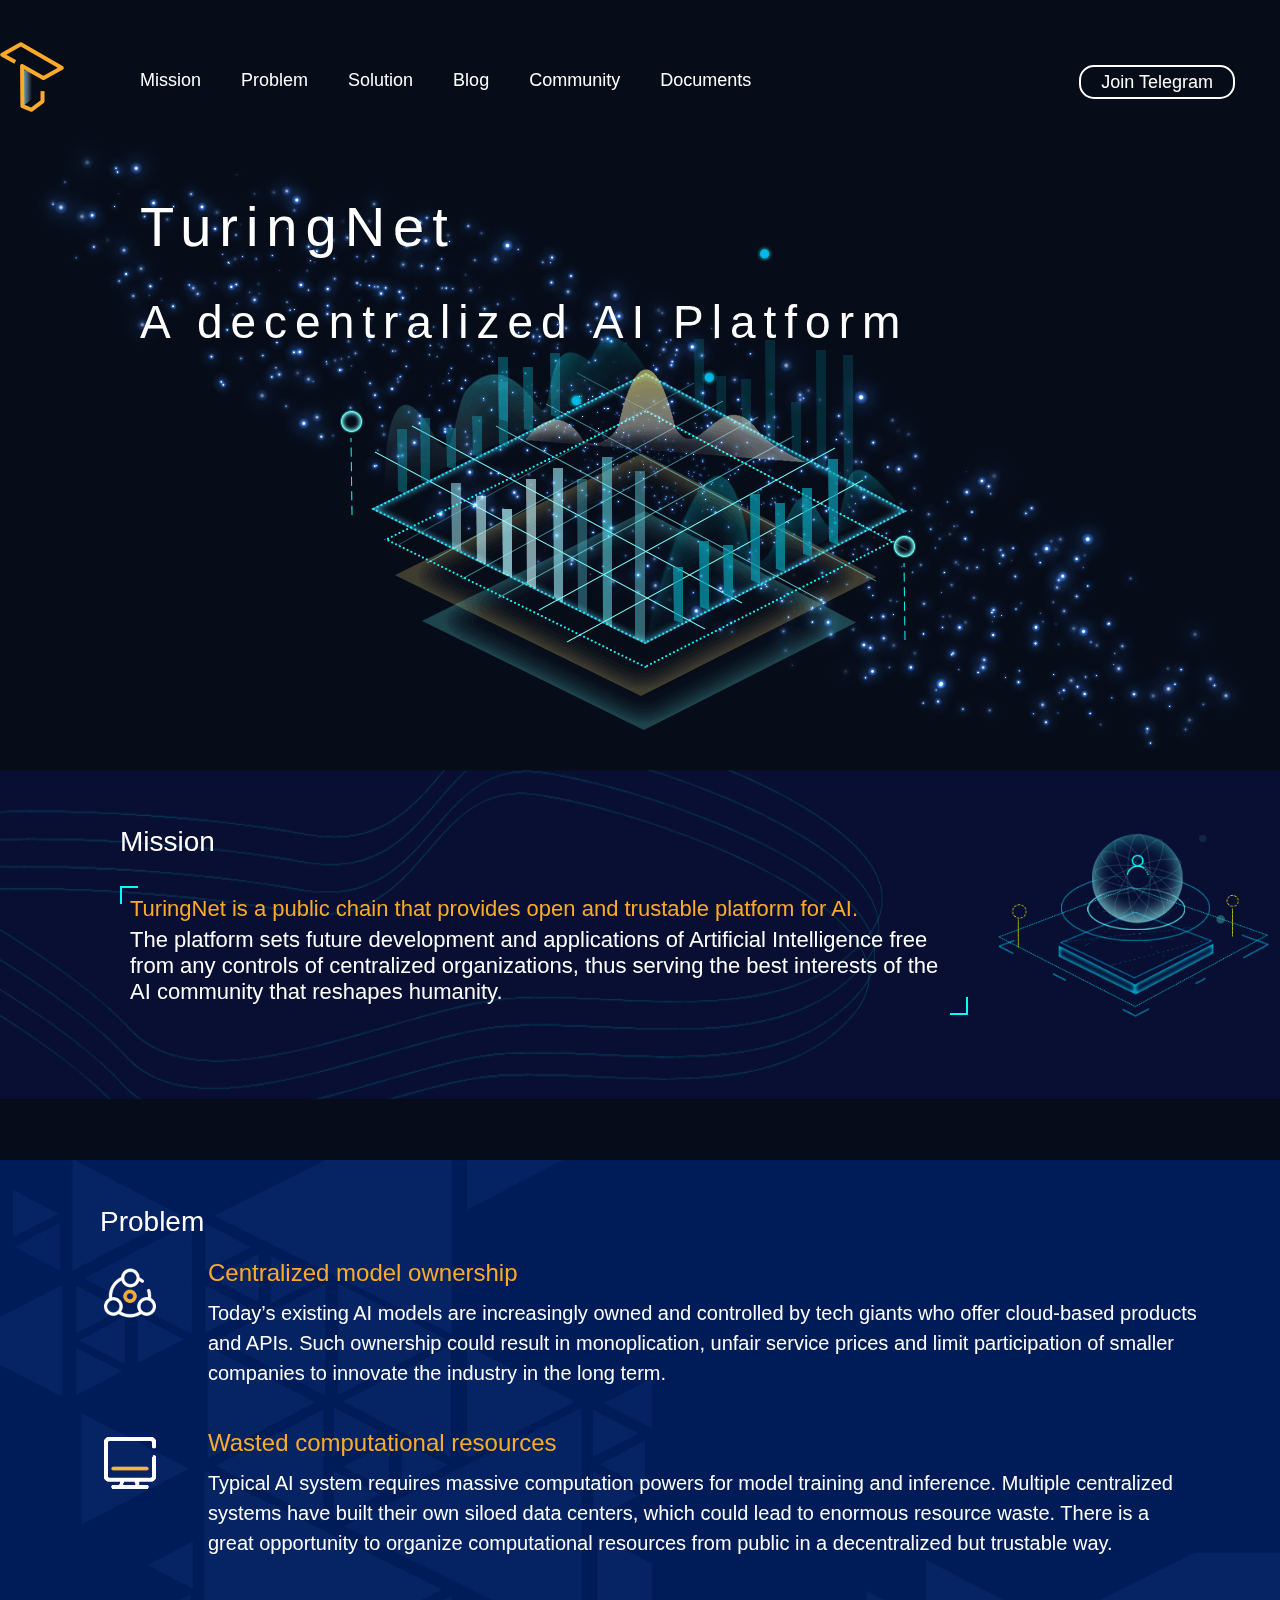
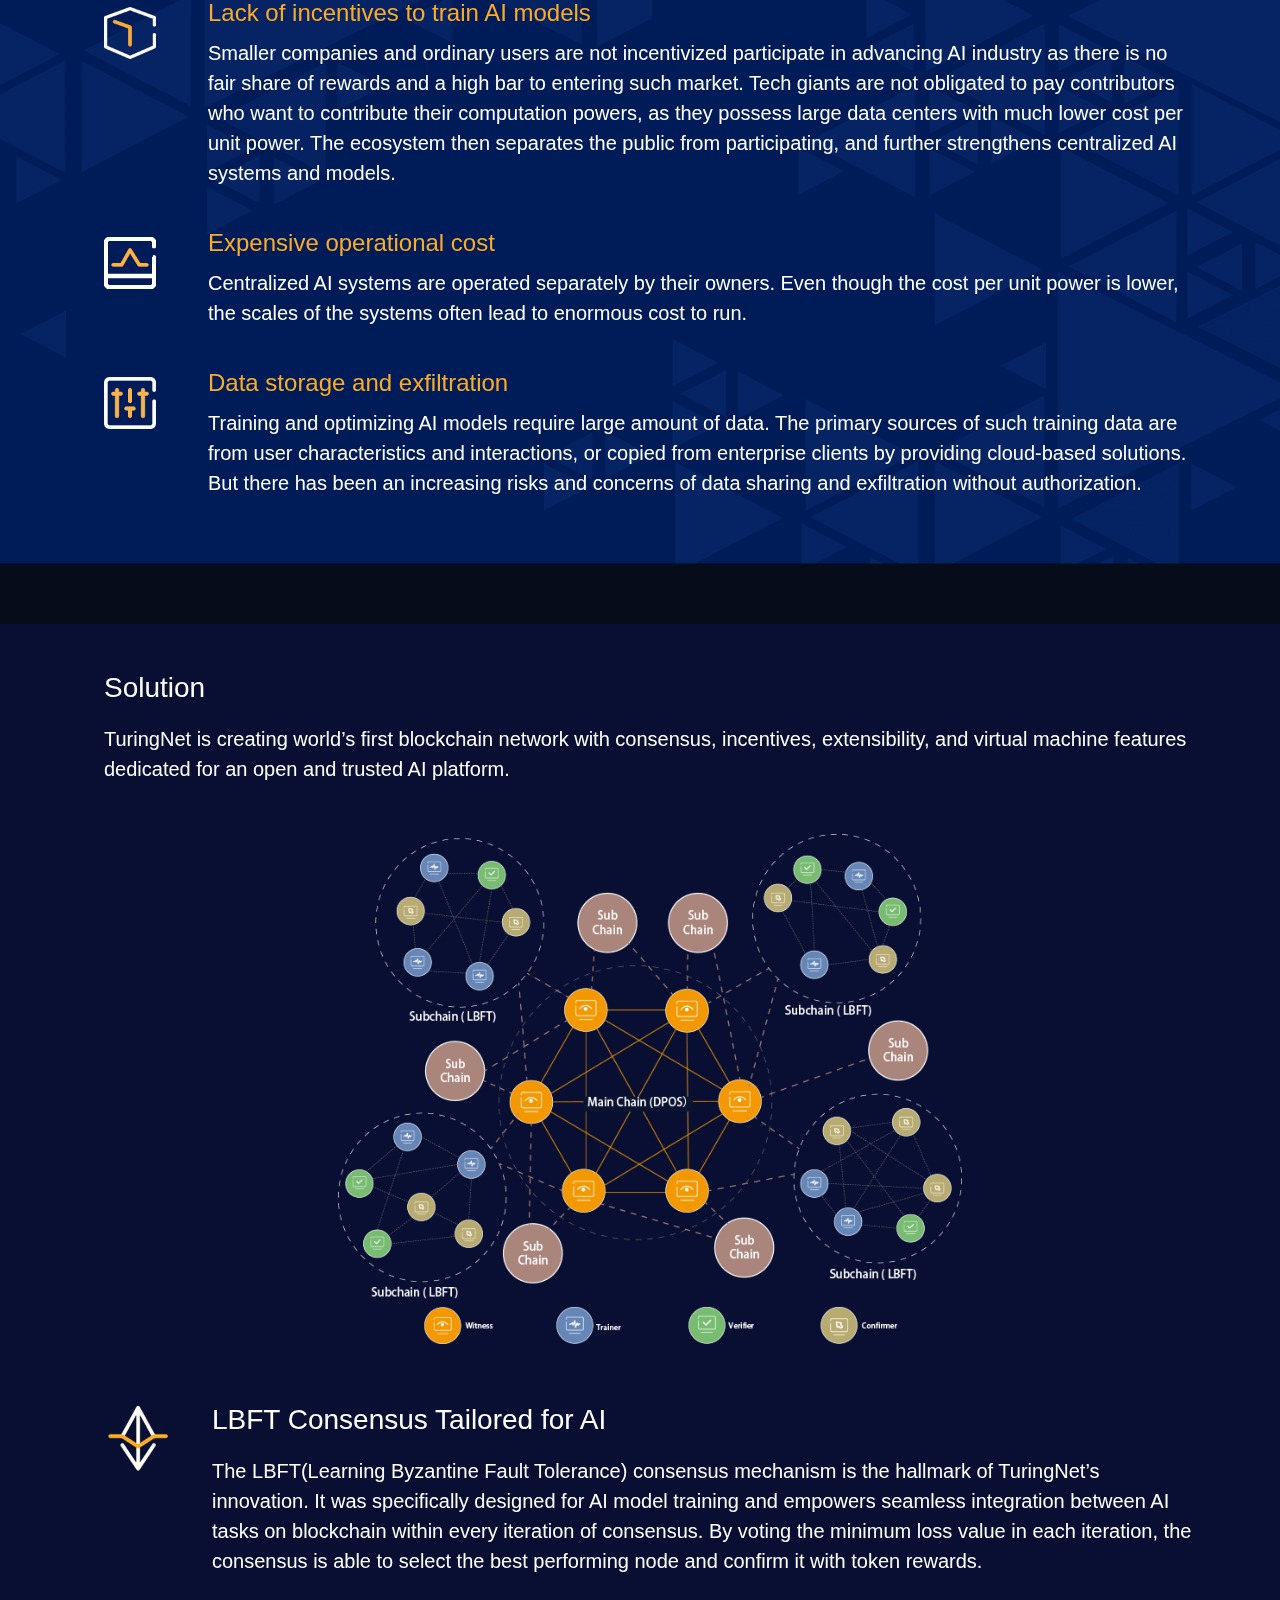
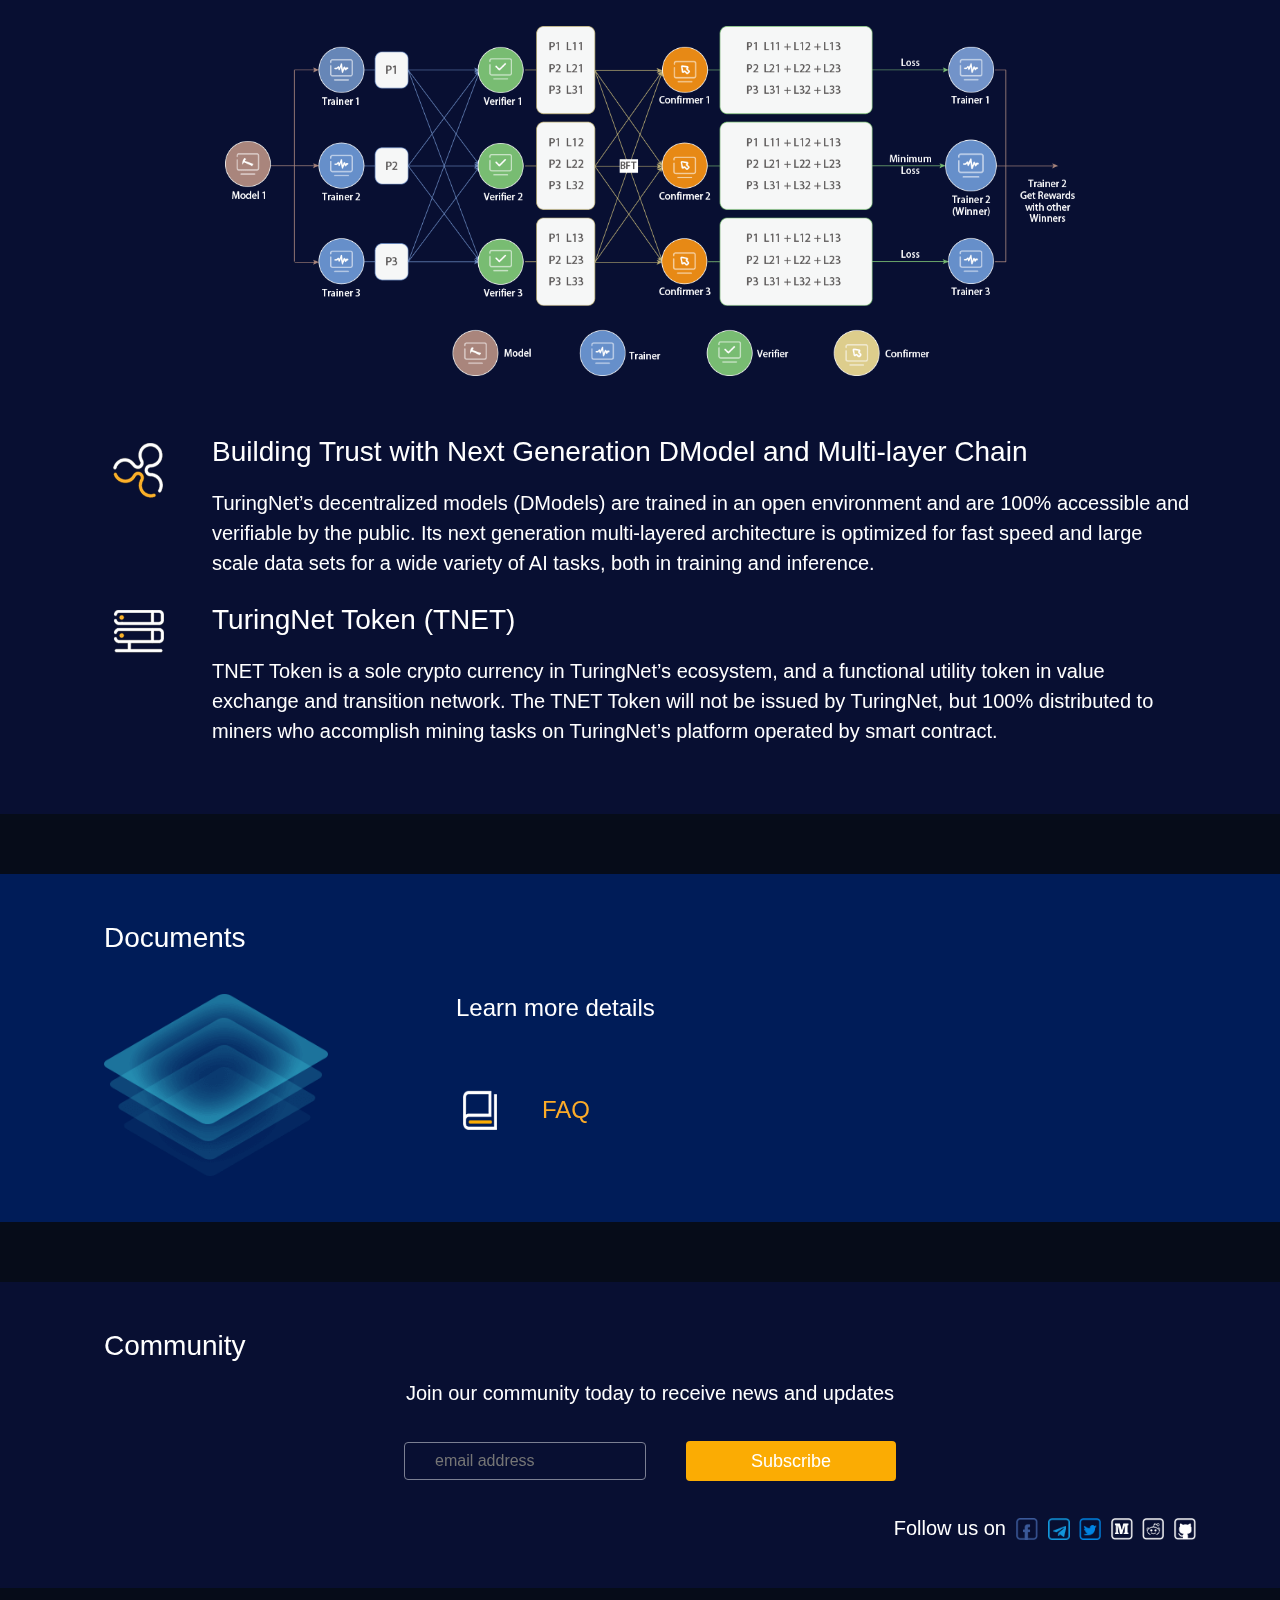
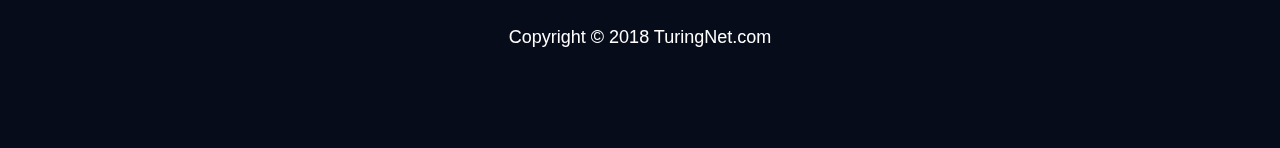
<file: index.html>
<!DOCTYPE html>
<html lang="zh">

<head>
    <meta charset="UTF-8">
    <meta http-equiv="X-UA-Compatible" content="IE=edge,chrome=1">
    <meta name="viewport" content="width=device-width, initial-scale=1.0">
    <title>TuringNet - Open and Trustable AI Platform</title>
    <link rel="stylesheet" type="text/css" href="./style/index.css">
    <script src="https://code.jquery.com/jquery-3.3.1.min.js"></script>
    <script type="text/javascript">
        //http://www.turingnet.com/index.html?name=block3
        $(() => {
            let fontSize = $(window).width() / 750 * 50;
            $("html").css("fontSize", fontSize + "px");
        });
        // $(window).resize(()=>{
        //     location.reload();
        // })
    </script>
    <script src="./js/index.js"></script>

</head>

<body>
    <div class="container">
        <header>
            <div class="header w-1300">
                <div class="logo">
                    <a href="/"><img src="./img/logo.png" alt="logo"></a>
                </div>
                <div class="nav">
                    <nav>
                        <ul class="cl">
                            <li>
                                <a href="#mission">Mission</a>
                            </li>
                            <li>
                                <a href="#problem">Problem</a>
                            </li>
                            <li>
                                <a href="#solution">Solution</a>
                            </li>
                            <li>
                                <a href="https://medium.com/turingnet" target="_blank">Blog</a>
                            </li>
                            <li>
                                <a href="#community">Community</a>
                            </li>
                            <li>
                                <a href="#documents">Documents</a>
                            </li>
                            <li class="right-btn">
                              <a href="https://t.me/turingnet" target="_blank" class="social-btn">
                                Join Telegram
                              </a>
                            </li>
                        </ul>
                    </nav>
                </div>
                <div class="navBtn"></div>
            </div>
        </header>
        <main>
            <div class="content w-1300">
                <div class="banner">
                    <div class="text">
                        <h5 class="f56">TuringNet</h5>
                        <h5 class="f56 small">A decentralized AI Platform</h5>
                        <!-- <img src="./img/banner-text.png" alt=""> -->
                    </div>
                    <div class="icon">
                        <img src="./img/bannerIcon.png" alt="">
                    </div>
                </div>

                <div id="mission" name="Mission">
                    <div class="text cl">
                        <h4 class=f30>Mission</h4>
                        <div class="details">
                            <p class="f22 color-fca m-b-5">TuringNet is a  public chain that provides open and trustable platform for AI.</p>
                            <p class="f22">The platform sets future development and applications of Artificial Intelligence free from any controls
                                of centralized organizations, thus serving the best interests of the AI community that reshapes
                                humanity. </p>
                            <span class="up-left"></span>
                            <span class="low-right"></span>
                        </div>
                    </div>
                    <div class="icon p-30">
                        <img src="./img/aiIcon.png" alt="">
                    </div>
                </div>

                <div id="problem" name="Problem" class="m-t-60 bg-001c58">
                    <h4>Problem</h4>
                    <ul>
                        <li>
                            <div>
                                <img src="./img/problem-icon1.png" alt="">
                            </div>
                            <div>
                                <h5>Centralized model ownership</h5>
                                <p>Today’s existing AI models are increasingly owned and controlled by tech giants who offer
                                    cloud-based products and APIs. Such ownership could result in monoplication, unfair service
                                    prices and limit participation of smaller companies to innovate the industry in the long
                                    term. </p>
                            </div>
                        </li>
                        <li>
                            <div>
                                <img src="./img/problem-icon2.png" alt="">
                            </div>
                            <div>
                                <h5>Wasted computational resources</h5>
                                <p>Typical AI system requires massive computation powers for model training and inference. Multiple
                                    centralized systems have built their own siloed data centers, which could lead to enormous
                                    resource waste. There is a great opportunity to organize computational resources from
                                    public in a decentralized but trustable way.
                                </p>
                            </div>
                        </li>
                        <li>
                            <div>
                                <img src="./img/problem-icon3.png" alt="">
                            </div>
                            <div>
                                <h5>Lack of incentives to train AI models </h5>
                                <p>Smaller companies and ordinary users are not incentivized participate in advancing AI industry
                                    as there is no fair share of rewards and a high bar to entering such market. Tech giants
                                    are not obligated to pay contributors who want to contribute their computation powers,
                                    as they possess large data centers with much lower cost per unit power. The ecosystem
                                    then separates the public from participating, and further strengthens centralized AI
                                    systems and models.
                                </p>
                            </div>
                        </li>
                        <li>
                            <div>
                                <img src="./img/problem-icon4.png" alt="">
                            </div>
                            <div>
                                <h5>Expensive operational cost </h5>
                                <p>Centralized AI systems are operated separately by their owners. Even though the cost per
                                    unit power is lower, the scales of the systems often lead to enormous cost to run.
                                </p>
                            </div>
                        </li>
                        <li>
                            <div>
                                <img src="./img/problem-icon5.png" alt="">
                            </div>
                            <div>
                                <h5>Data storage and exfiltration </h5>
                                <p>Training and optimizing AI models require large amount of data. The primary sources of such
                                    training data are from user characteristics and interactions, or copied from enterprise
                                    clients by providing cloud-based solutions. But there has been an increasing risks and
                                    concerns of data sharing and exfiltration without authorization.
                                </p>
                            </div>
                        </li>
                    </ul>
                </div>

                <div id="solution" name="Solution" class="m-t-60 bg-080f32">
                    <h4>Solution</h4>
                    <p>TuringNet is creating world’s first blockchain network with consensus, incentives, extensibility, and
                        virtual machine features dedicated for an open and trusted AI platform.
                    </p>
                    <div class="hintIcon p-30 m-b-30">
                        <img src="./img/solution1.png" alt="solution">
                    </div>
                    <div class="sol-item">
                        <div class="icon">
                            <img src="./img/solution-icon1.png" alt="">
                        </div>
                        <div class="text">
                            <h5>LBFT Consensus Tailored for AI</h5>
                            <p>The LBFT(Learning Byzantine Fault Tolerance) consensus mechanism is the hallmark of TuringNet’s
                                innovation. It was specifically designed for AI model training and empowers seamless integration
                                between AI tasks on blockchain within every iteration of consensus. By voting the minimum
                                loss value in each iteration, the consensus is able to select the best performing node and
                                confirm it with token rewards.
                            </p>
                        </div>
                    </div>
                    <div class="introIcon p-30 m-b-30">
                        <img src="./img/solution2.png" alt="solution">
                    </div>
                    <div class="sol-item">
                        <div class="icon">
                            <img src="./img/solution-icon2.png" alt="">
                        </div>
                        <div class="text">
                            <h5>Building Trust with Next Generation DModel and Multi-layer Chain</h5>
                            <p>TuringNet’s decentralized models (DModels) are trained in an open environment and are 100% accessible
                                and verifiable by the public. Its next generation multi-layered architecture is optimized
                                for fast speed and large scale data sets for a wide variety of AI tasks, both in training
                                and inference.
                            </p>
                        </div>
                    </div>
                    <div class="sol-item">
                        <div class="icon">
                            <img src="./img/solution-icon3.png" alt="">
                        </div>
                        <div class="text">
                            <h5 style="padding-top: 6px">TuringNet Token (TNET)</h5>
                            <p>TNET Token is a sole crypto currency in TuringNet’s ecosystem, and a functional utility token
                                in value exchange and transition network. The TNET Token will not be issued by TuringNet,
                                but 100% distributed to miners who accomplish mining tasks on TuringNet’s platform operated
                                by smart contract.
                            </p>
                        </div>
                    </div>
                </div>

                <div id="documents" name="Documents" class="m-t-60 bg-001c58">
                    <h4>Documents</h4>
                    <div class="dis-flex-center">
                        <div class="icon">
                            <img src="./img/document.png" alt="">
                        </div>
                        <div class="text">
                            <h6>Learn more details</h6>
                            <div class="dis-flex-center">
                                <img src="./img/docIcon2.png" alt="">
                                <a href="/faq.html">FAQ</a>
                            </div>
                        </div>
                    </div>
                </div>

                <div id="community" name="Community" class="m-t-60 bg-080f32">
                    <h4>Community</h4>
                    <p>Join our community today to receive news and updates </p>
                    <!-- <div class="input">
                        <input type="text" placeholder="Email(Required)" class="m-r-56">
                        <input type="text" placeholder="Name">
                    </div>
                    <a href="javascript:;" class="btn">Receive Updates</a> -->
                    <form action="https://turingnet.us19.list-manage.com/subscribe/post?u=b83bf3a2ba4e4acaab4e4005a&amp;id=10f644350c" method="post"
                        id="mc-embedded-subscribe-form" name="mc-embedded-subscribe-form" class="validate" target="_blank" novalidate>
                        <input type="email" value="" name="EMAIL" class="email" id="mce-EMAIL" placeholder="email address" required>
                        <!-- real people should not fill this in and expect good things - do not remove this or risk form bot signups-->
                        <div style="position: absolute; left: -5000px;" aria-hidden="true">
                            <input type="text" name="b_b83bf3a2ba4e4acaab4e4005a_10f644350c" tabindex="-1" value="">
                        </div>
                        <input type="submit" value="Subscribe" name="subscribe" id="mc-embedded-subscribe" class="button">
                    </form>
                    <div class="follow">
                        <span>Follow us on</span>
                        <ul>
                            <li>
                                <a href="https://www.facebook.com/turingnet/" target="_blank">
                                    <img src="./img/facebook.png" alt="">
                                </a>
                            </li>
                            <li>
                                <a href="https://t.me/turingnet" target="_blank">
                                    <img src="./img/plane.png" alt="">
                                </a>
                            </li>
                            <li>
                                <a href="https://twitter.com/Turing_Net" target="_blank">
                                    <img src="./img/witte.png" alt="">
                                </a>
                            </li>
                            <li>
                                <a href="https://medium.com/turingnet" target="_blank">
                                    <img src="./img/m.png" alt="">
                                </a>
                            </li>
                            <li>
                                <a href="https://www.reddit.com/r/TuringNet/" target="_blank">
                                    <img src="./img/robot.png" alt="">
                                </a>
                            </li>
                            <li>
                                <a href="https://github.com/turingnet" target="_blank">
                                    <img src="./img/git.png" alt="">
                                </a>
                            </li>

                        </ul>
                    </div>
                </div>
            </div>
        </main>
        <footer>
            <div class="footer w-1300">Copyright © 2018 TuringNet.com</div>
        </footer>
    </div>
    <div class="box">
        <canvas id="canvas"></canvas>
    </div>
</body>
</html>
<!-- Global site tag (gtag.js) - Google Analytics -->
<script async src="https://www.googletagmanager.com/gtag/js?id=UA-120833351-1"></script>
<script>
  window.dataLayer = window.dataLayer || [];
  function gtag() {
    dataLayer.push(arguments);
  }
  gtag('js', new Date());
  gtag('config', 'UA-120833351-1');
</script>
</file>
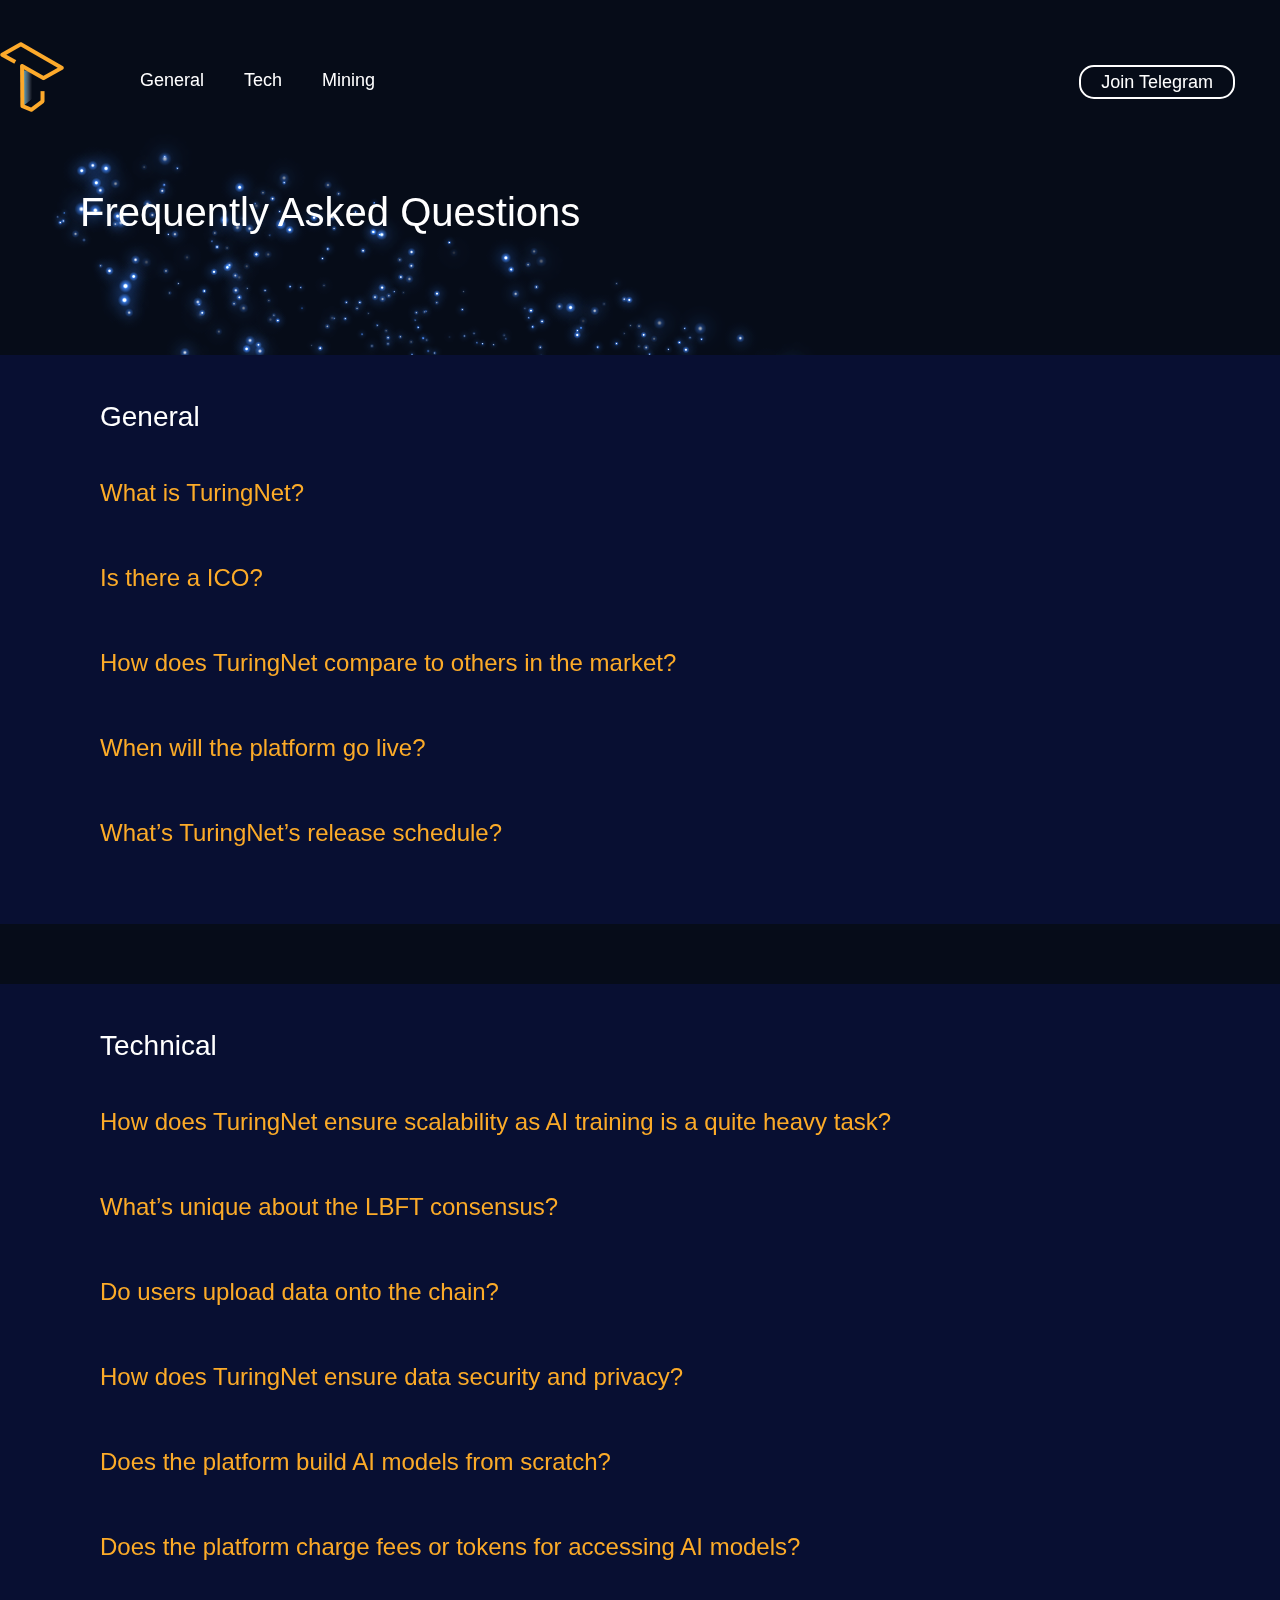
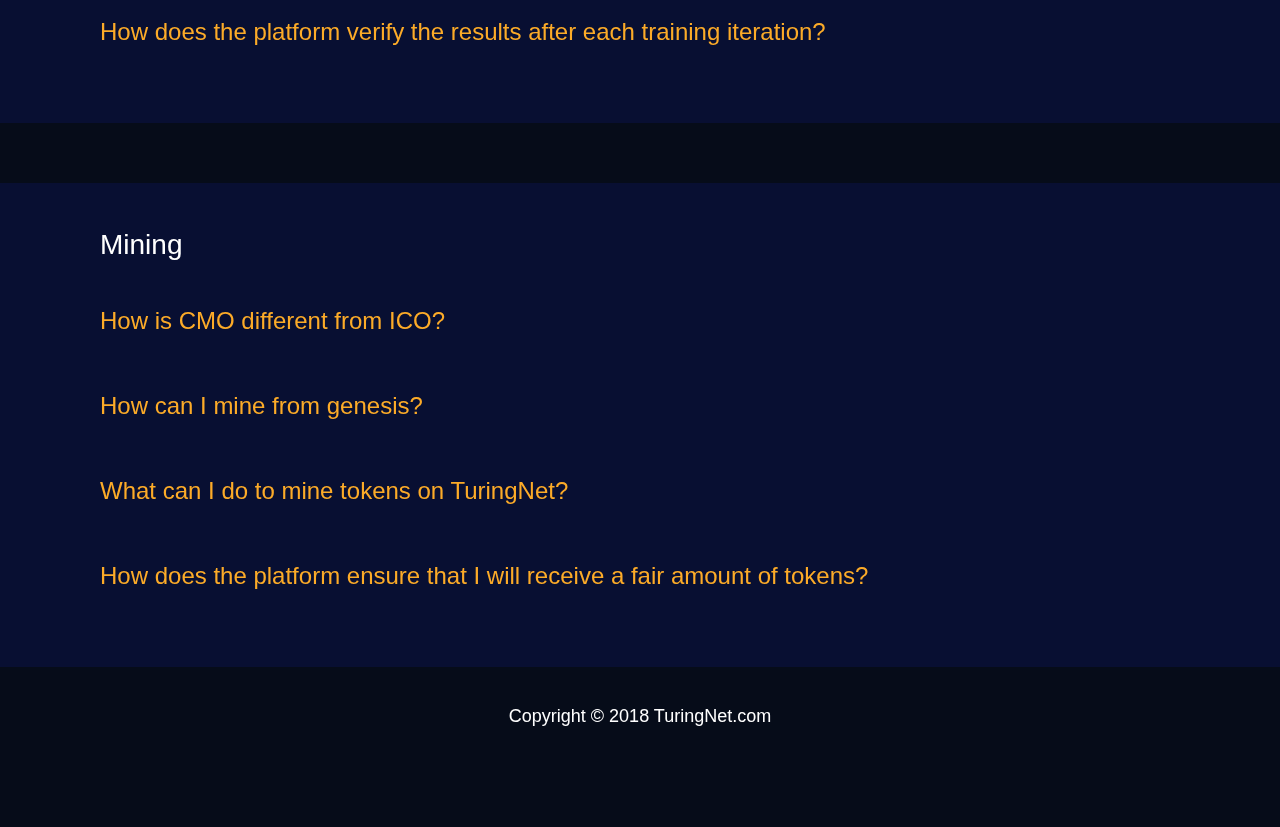
<file: faq.html>
<!DOCTYPE html>
<html lang="zh">

<head>
    <meta charset="UTF-8">
    <meta http-equiv="X-UA-Compatible" content="IE=edge,chrome=1">
    <meta name="viewport" content="width=device-width, initial-scale=1.0">
    <title>TuringNet - Open and Trustable AI Platform</title>
    <link rel="stylesheet" type="text/css" href="./style/index.css">
    <script src="https://code.jquery.com/jquery-3.3.1.min.js"></script>
    <script type="text/javascript">
        //http://www.turingnet.com/index.html?name=block3
        $(() => {
            let fontSize = $(window).width() / 750 * 50;
            $("html").css("fontSize", fontSize + "px");
        });
        // $(window).resize(()=>{
        //     location.reload();
        // })
    </script>
    <script src="./js/index.js"></script>

</head>

<body>
    <div class="container">
        <header>
            <div class="header w-1300">
                <div class="logo">
                    <a href="/"><img src="./img/logo.png" alt="logo"></a>
                </div>
                <div class="nav">
                    <nav>
                        <ul class="cl">
                            <li>
                                <a href="#general">General</a>
                            </li>
                            <li>
                                <a href="#tech">Tech</a>
                            </li>
                            <li>
                                <a href="#mining">Mining</a>
                            </li>
                            <li class="right-btn">
                              <a href="https://t.me/turingnet" target="_blank" class="social-btn">
                                Join Telegram
                              </a>
                            </li>
                        </ul>
                    </nav>
                </div>
                <div class="navBtn"></div>
            </div>
        </header>
        <main>
            <div class="content w-1300">
                <div class="page-title">
                    <h3>Frequently Asked Questions</h3>
                </div>
            </div>
            <div class="content w-1300">
                <div id="general" name="General" class="faq m-t-60 bg-001c58">
                    <h4>General</h4>
                    <ul>
                        <li>
                            <div>
                                <h5 class="faq-title">What is TuringNet?</h5>
                                <p>TuringNet is a public chain that creates world’s first open and trustable Artificial Intelligence (AI)
                                   platform. Our solution sets future AI applications and development free from centralized organizations,
                                    serving the best of interests of the community that reshapes AI. We are also reinventing how the public
                                     participates in AI learning, eliminating duplicated AI model construction by centralized organizations,
                                      at the same time ensuring data privacy and security. </p>
                            </div>
                        </li>
                    </ul>
                    <ul>
                        <li>
                            <div>
                                <h5 class="faq-title">Is there a ICO?</h5>
                                <p>Short answer is no for now. Instead of collecting funds through the traditional ICO, where a significant 
                                  portion of the tokens are pre-mined, then distributed to investors and community, we are taking a bold 
                                  new approach. Not saying the ICO model doesn’t work well, but the true value
                                  of tokens in our ecosystem, should play a critical role to incentivize real users who help to grow our eco
                                  system in the long term. We want to ensure the massive public receives maximized benefits on our self-gover
                                  ning platform.</p>
                                <p>Based on all these beliefs, we are introducing a new model — Community Mining Offering (CMO). In this CMO
                                  model, users can obtain TNET Tokens through accomplishing a number of simple mining tasks on TuringNet’s plat
                                  form operated by smart contract. This way, legal and financial risks are both mitigated as users won’t have
                                  to put in real money to purchase these tokens, instead they get rewards by providing valuable of work on our
                                  platform. In the earlier stage, our aim is to lower the bar for the public to participate and start mining
                                  through some light tasks. We are exploring and developing a few different ways that will allow the public
                                  to enter our platform and start mining with minimum learning curves.</p>
                            </div>
                        </li>
                    </ul>
                    <ul>
                        <li>
                            <div>
                                <h5 class="faq-title">How does TuringNet compare to others in the market?</h5>
                                <p>TuringNet’s new infrastructure design and incentivizing LBFT consensus mechanism can significantly reduces
                                  repetitive model training and fully utilizes idle computing resources, at the same ensuring data security. 	</p>
                                <p>TuringNet’s solution has the following key advantages<p>
                                <p>  ●  Reaching Consensus on Useful Work: To incentivizes computing devices for useful work, we innovates a
                                   novel and groundbreaking consensus protocol: LBFT protocol (TuringNet patent pending).</p>
                                <p>  ●  Building Trust in Decentralization: AI models trained on TuringNet’s decentralized platform are
                                  guaranteed trustworthy.</p>
                                <p>  ●  Unleashing Unlimited Computing Power for AI: Computing power capacity available for model training
                                  and inferencing is far beyond any centralized platform could ever provide.</p>
                            </div>
                        </li>
                    </ul>
                    <ul>
                        <li>
                            <div>
                                <h5 class="faq-title">When will the platform go live?</h5>
                                <p>We will release our main chain test network in 2018 Q4.</p>
                            </div>
                        </li>
                    </ul>
                    <ul>
                        <li>
                            <div>
                                <h5 class="faq-title">What’s TuringNet’s release schedule?</h5>
                                <p>2018 Q4</p>
                                <p>  ●  Launch main chain test network</p>
                                <p>  ●  Collaborate with initial partners for preliminary AI models	 training/inferencing</p>
                                <p>  ●  Build and run communities with early developers and partners</p>
                                <p>2019Q1</p>
                                <p>  ●  Launch subchain test network</p>
                                <p>  ●  Build global community and expand ecosystem partners 2019Q2</p>
                                <p>  ●  Launch version 1 main network with both main chain and subchains</p>
                                <p>  ●  Continue to promote for global adoption with world-wide partners 2020 and after</p>
                                <p>  ●  Launch version 2 main network world-wide</p>
                                <p>  ●  Expand training tasks for consumer devices</p>
                            </div>
                        </li>
                    </ul>
                </div>
                <div id="tech" name="Tech" class="faq m-t-60 bg-001c58">
                    <h4>Technical</h4>
                    <ul>
                        <li>
                            <div>
                                <h5 class="faq-title">How does TuringNet ensure scalability as AI training is a quite heavy task?</h5>
                                <p>TuringNet incorporates the next-generation multi-layer blockchain architecture, in order to meet the
                                   requirements of fast speed and large scale data for AI tasks, both in training and inference.
                                   The design idea is to keep the main chain secure and decentralized, while implementing fast transactions
                                    and extensibility to subchains or sidechains.</p>
                                <p>TuringNet also implements multi-layer architecture with more than 10 thousand transactions per second,
                                  and in addition, supports the extensibility for AI as another key innovation. The sub-chains are responsible
                                   for training and inferencing trusted AI models, while the main chain as a public ledger guarantees the
                                   security of transactions.</p>
                            </div>
                        </li>
                    </ul>
                    <ul>
                        <li>
                            <div>
                                <h5 class="faq-title">What’s unique about the LBFT consensus?</h5>
                                <p>Compared to the current Proof-of-Work (PoW) consensus which calculates useless hashes, LBFT(Learning
                                  Byzantine Fault Tolerance) is a next-generation type of consensus, or proof of useful work. The useful
                                  work is measured by the contribution to AI DModel optimization in TuringNet.</p>
                            </div>
                        </li>
                    </ul>
                    <ul>
                        <li>
                            <div>
                                <h5 class="faq-title">Do users upload data onto the chain?</h5>
                                <p>TuringNet supports various storage form of the data and parameters.</p>
                                <p>  ●  Training data are often stored off-chain, such as a separate data storage platform
                                   (IPFS 17 for example), or even locally in all or some of the trainer nodes.</p>
                                <p>  ●  Testing data are the key for the consensus on the subchain, so either the entire testing
                                   data for small or medium size problems or the hash of the testing data are stored in the block.
                                    For public testing data, cross validation technique is employed for each iteration to calculate
                                    the loss. For testing data stored off-chain, such as IPFS, it is possible to use certain encryption
                                     technique to ensure only verifiers can access the testing data.</p>
                                <p>Our Machine Learning models are designed to be collaborative and decentralized. This approach enables
                                   mobile devices to keep all the training data local on device, while working concurrently to learn a
                                   shared model, truly getting rid of the need to store data in a centralized platform. Turingnet allows
                                    complete ownership data to its sources.</p>
                            </div>
                        </li>
                    </ul>
                    <ul>
                        <li>
                            <div>
                                <h5 class="faq-title">How does TuringNet ensure data security and privacy? </h5>
                                <p>In a decentralized environment, the blockchain is secured against attacks from malicious nodes and data.
                                   The main chain of TuringNet as a public ledger guarantees the security of transactions.
                                    Privacy issues are mitigated since user data was never taken out of user devices for training purposes,
                                     but stored in local.</p>
                            </div>
                        </li>
                    </ul>
                    <ul>
                        <li>
                            <div>
                                <h5 class="faq-title">Does the platform build AI models from scratch? </h5>
                                <p>As deep learning is becoming the mainstream and is capable of solving increasing numbers of AI problems,
                                  the success of TuringNet as an open and trusted AI platform should be supported by its intriguing and world-class
                                  deep learning virtual machine, named, Graph Virtual Machine (GVM). GVM adopts graphs as AI models, one of the key
                                  components in TensorFlow. The abstraction of a graph can best describe a variety of deep learning network models,
                                  with nodes as operations and edges as data. The team is thriving to port all types of deep learning models to GVM,
                                  while optimizing the model storage and loading in a decentralized environment. Therefore, users and the community
                                  can easily migrate their TensorFlow models into TuringNet and grow TuringNet into one of the world’s largest AI platforms.</p>
                            </div>
                        </li>
                    </ul>
                    <ul>
                        <li>
                            <div>
                                <h5 class="faq-title">Does the platform charge fees or tokens for accessing AI models?</h5>
                                <p>1.&nbsp;&nbsp;An AI user who wants to inference a model, invokes the main chain with a inferencing task start transaction.
                                  Certain amount of TN tokens are submitted as a deposit for incentives for the miners.</p>
                                <p>2.&nbsp;&nbsp;The main chain freezes such amount of TN token deposit, and creates a inferencing block in the subchain of
                                  related DModel for the requested inferencing task.</p>
                                <p>3.&nbsp;&nbsp;The subchain starts for inferencing, miners execute the task in the order of higher fee paid and package the
                                  result of inferencing in to the block. The verifier check the result data in this block and sign and broadcast
                                  the block.</p>
                                <p>4.&nbsp;&nbsp;The main chain pays TN token deposits to the nodes in the subchain.</p>
                                <p>5.&nbsp;&nbsp;The main chain writes a transaction stating that the inferencing task is finished.</p>
                                <p>6.&nbsp;&nbsp;and notify the user, the user could get the result from the subchain block.</p>
                            </div>
                        </li>
                    </ul>
                    <ul>
                        <li>
                            <div>
                                <h5 class="faq-title">How does the platform verify the results after each training iteration?</h5>
                                <p>The innovation of LBFT in TuringNet lies in the integration of AI task execution within every iteration of consensus.
                                  In each iteration, there is a well-defined value regarding the performance, particularly in training AI models, i.e.,
                                  the loss. By voting the minimum loss in each iteration, the consensus is able to select the best performing node and
                                  confirm it with token rewards.<span class="strong">The LBFT consensus mechanism is the hallmark of TuringNet and empowers it as world’s
                                    first blockchain with seamless integration between AI tasks and the blockchain consensus.
                                    Therefore we call it the world’s first true AI consensus.</span></p>
                            </div>
                        </li>
                    </ul>
                </div>
                <div id="mining" name="Mining" class="faq m-t-60 bg-001c58">
                    <h4>Mining</h4>
                    <ul>
                        <li>
                            <div>
                                <h5 class="faq-title">How is CMO different from ICO?</h5>
                                <p>The CMO model is different from the traditional ICO mode. In this mode, the project team can not pre-mine the tokens,
                                  which means 100% tokens are by mined by the community. The project team obtains the tokens through donations, and the
                                  investor obtains a certain percentage of the tokens in proportion of the equity ratio.</p>
                                <p>In this way, there will be a strong consensus between the project team, investors and the community, while the traditional
                                  ICO causes conflict of interest. In the CMO mode, community users will be encouraged to get tokens through mining effort.
                                  For community users, the Token is only mined through the workload. We won’t be issuing the tokens at certain price for
                                  users to purchase at the first place, and our model significantly mitigate financial and legal risks. The workload value
                                  is the basis of the token price. In order to motivate users to mine, the project team is motivated to work very hard to
                                  build community consensus and generate higher overall value.</p>
                            </div>
                        </li>
                    </ul>
                    <ul>
                        <li>
                            <div>
                                <h5 class="faq-title">How can I mine from genesis?</h5>
                                <p>Our aim is to lower the mining bar, so that everyone who’s interested in helping to advance AI industry by contributing
                                  their resources (including local data, or computational resources) will be able to participate from early on. We are
                                  designing a set of light and fun mining tasks for users. Users who pass our initial KYC will be whitelisted and informed
                                  before our alpha launch. We will provide you detailed instructions on how to participate in mining from the very beginning.</p>
                            </div>
                        </li>
                    </ul>
                    <ul>
                        <li>
                            <div>
                                <h5 class="faq-title">What can I do to mine tokens on TuringNet?</h5>
                                <p>Please subscribe to our news channels on Telegram and follow our Twitter account for more updates. We’ll make announcements
                                  on details closer to our alpha launch.</p>
                            </div>
                        </li>
                    </ul>
                    <ul>
                        <li>
                            <div>
                                <h5 class="faq-title">How does the platform ensure that I will receive a fair amount of tokens?</h5>
                                <p>Since all of TNET tokens will be mined through completing various tasks on our platform, we will reward users based on their contribution,
                                  whether you have provided data sets on your local device for our models to learn, or computing resources to train or inferencing our models,
                                  or being one of our verifier or confirmer nodes, our AI algorithms will calculate your contributions based on your role, and output a parameter
                                  from the subchain to the mainchain, to distribute rewards accordingly. All transactions are AI verifiable on our platform, thus guaranteeing
                                  transparent and fair rewards to all participants that help to advance AI models.</p>
                            </div>
                        </li>
                    </ul>
                </div>
            </div>
        </main>
        <footer>
            <div class="footer w-1300">Copyright © 2018 TuringNet.com</div>
        </footer>
    </div>
    <div class="box">
        <canvas id="canvas"></canvas>
    </div>
</body>
</html>
<!-- Global site tag (gtag.js) - Google Analytics -->
<script async src="https://www.googletagmanager.com/gtag/js?id=UA-120833351-1"></script>
<script>
  window.dataLayer = window.dataLayer || [];
  function gtag() {
    dataLayer.push(arguments);
  }
  gtag('js', new Date());
  gtag('config', 'UA-120833351-1');
</script>
</file>
<file: style/index.css>
*{
    margin:0;
    padding: 0;
    font-weight: 200;
}
html,body{
    width : 100%;
    height :auto;
    color:#fff;
    user-select: none;
    overflow-x: hidden;
}
body{
    background:#060c19;
    font-family: "Sharp Sans Medium", -apple-system, BlinkMacSystemFont, "Segoe UI", Helvetica, Arial, sans-serif;
}
a{
    text-decoration: none;
}
li{
    list-style: none;
}
.container{
    position: relative;
    padding-bottom: 160px;
    z-index: 2;
}
.box{
    width:100%;
    height:100%;
    overflow: hidden;
    position: fixed;
    top:0;
    z-index: 1;
}
/* 通用样式 */
.cl:after{
    content: "";
    display: block;
    height: 0;
    clear: both;
}
.w-1300{
    width:1300px;
    margin:0 auto;
}
.f56{
    font-size: 56px;
}
.f16{
    font-size: 16px;
}
.f22{
    font-size: 22px;
}
.color-fca{
    color:#fcab28;
}
.bg-001c58{
    background: #001c58;
}
.bg-080f32{
    background: #080f32;
}
.m-b-5{
    margin-bottom: 5px;
}
.m-t-60{
    margin-top: 60px;
}
.m-b-30{
    margin-bottom: 30px;
}
.m-r-56{
    margin-right: 56px;
}
.p-30{
    padding: 30px;
    box-sizing: border-box;
}
.fl{
    float: left;
}
.dis-flex-start{
    display: flex;
    align-items: flex-start;
}
.dis-flex-center{
    display: flex;
    align-items: center;
}
/* 头部 */
header{
    width:100%;
    padding-top: 40px;
    position: fixed;
    top:0;
    z-index: 999;
}
.headerBefore{
    padding-top: 40px;
    background: none;
    animation: headerBefore 1s;
}
@keyframes headerBefore
{
    from {padding-top: 0;background: rgba(0, 0, 0, 0.5);}
    to {padding-top: 40px;background: none}
}
.headerAfter{
    padding-top: 0;
    background: rgba(0, 0, 0, 0.5);
    animation: headerAfter 0.6s;
}
@keyframes headerAfter{
    from {padding-top:  40px;background: none;}
    to {padding-top: 0;background: rgba(0, 0, 0, 0.5)}
}
.header{
    height : 80px;
}
.header .logo{
    display: flex;
    align-items: center;
    width:100px;
    height : 100%;
    float: left;
    margin-right: 40px;
    font-size: 28px;
}
.header .logo img{
    max-width: 100%;
    display: inline-block;
    width:64px;
    height:70px;
}
.nav li{
    float:left;
    margin-right: 40px;
}
.nav li a{
    display: block;
    color:#fff;
    font-size: 18px;
    line-height: 80px;
    text-align: center;
    font-family: "Sharp Sans Bold", Helvetica, Arial, sans-serif;
}
.nav li a:hover{
    color:#fcab28;
}
.navBtn{
    display: none;
}

.nav li a.social-btn{
    line-height: 30px;
    margin: 25px;
    border: 2px solid;
    border-radius: 15px;
    padding: 0 20px;
}

.nav li.right-btn{
    float: right;
}
/* 中间 */
.content{
    padding-top: 40px;
}
.content h4 {
    font-size: 28px;
}
/* banner部分 */
.banner{
    padding-top: 154px;
    height:730px;
    box-sizing: border-box;
    position: relative;
}
.banner .text{
    z-index: 10;
}
.banner .text img{
    padding: 60px 0 0 130px;
    display: block;
}
.banner .text h5{
    margin:0 0 36px 140px;
    letter-spacing:8px;
    font-weight:500;
}
.banner .text h5.small{
    font-size:46px;
    font-weight:500;
}
.banner .text p{
    width:614px;
    margin-left:20px;
    padding-top: 50px;
    color:#8c8c8c;
}
.banner .icon{
    position: absolute;
    bottom: 20px;
    left:340px;
    z-index: 1;
}
/* mission */
#mission{
    height:330px;
    display: flex;
    align-items: center;
    background: url("../img/aibg.png") no-repeat;
    background-size: 100% 100%;
}
#mission .text{
    margin-left: 120px;
    width:1050px;
    height:100%;
    box-sizing: border-box;
    padding-top: 56px;
}
#mission .text .details{
    display: inline-block;
    width:auto;
    float: left;
    padding: 10px;
    margin-top: 28px;
    position: relative;
    box-sizing: border-box;
}
#mission .text .details span{
    display: inline-block;
    width:16px;
    height:16px;
}
#mission .text .details .up-left{
    position: absolute;
    left:0;
    top:0;
    border-top:2px solid #00ffff;
    border-left:2px solid #00ffff;
}
#mission .icon img{
    max-width: 100%;
}
#mission .text .details .low-right{
    position: absolute;
    right:0;
    bottom:0;
    border-right:2px solid #00ffff;
    border-bottom:2px solid #00ffff;
}
/* problem */
#problem{
    padding: 46px 100px;
    background: url("../img/problemBg.png") no-repeat;
    background-size:100% 100%;
 }
 #problem ul li {
     display: flex;
     align-items: flex-start;
     padding: 20px 0;
     font-size: 20px;
     line-height: 30px;
 }
#problem ul li img{
    display: block;
    width:60px;
    height:60px;
}
#problem ul li h5{
     font-size: 24px;
     margin-bottom: 10px;
     color:#fcab28;
 }
 #problem ul li div:nth-child(1){
     margin-right: 48px;
     padding-top: 5px;
 }
 /* solution */
#solution{
    padding: 48px 104px;
}
#solution h5{
    font-size: 28px;
}
#solution p {
    margin:20px 0;
    font-size: 20px;
    line-height: 30px;
}
#solution .hintIcon{
    height:570px;
}
#solution .introIcon{
    height:410px;
}
#solution img{
    max-width: 100%;
}
#solution .hintIcon img, #solution .introIcon img{
    display: block;
    height:100%;
    margin:0 auto;
}
#solution .sol-item{
    display: flex;
    align-items: flex-start;
}
#solution .sol-item .text{
    width:980px;
}
#solution .sol-item .icon{
    margin-right: 40px;
}
#solution .sol-item .icon img{
    display: block;
    width:68px;
    height:68px;
}
/* Advisory team*/
.member{
    padding: 48px 104px;
}
.member ul{
    display: -webkit-box;
    display: -webkit-flex;
    display: -moz-flex;
    display: -moz-box;
    display: flex;
    flex-wrap: wrap;
}
.member ul li{
    -webkit-box-flex: 1;
    -webkit-flex: 1;
    -moz-flex:1;
    -moz-box-flex: 1;
    flex: 1;
    margin-right: 20px;
    min-width: 200px;
    position: relative;
}
.member ul li img{
    display: block;
    width:200px;
    height:200px;
    max-width: 100%;
    margin:46px 0;
    border-radius: 10px;
    margin: 20px 0;
}
.member ul li h6{
    font-size: 28px;
    color:#fcab28;
}
.member ul li p {
    height:auto;
    /*overflow: hidden;*/
    margin-top: 20px;
    font-size: 14px;
    line-height: 24px;
    /*cursor: pointer;*/
}
.member ul li .allIntro{
    display: none;
    font-size: 18px;
    line-height: 32px;
    background: rgb(0,74,137);
    padding: 30px 20px;
    width:340px;
    box-sizing: border-box;
    position: absolute;
    top:300px;
    left:-85px;
    box-shadow: inset -1px 1px 3px 2px rgb(0,74,137), inset 1px -1px 3px 2px rgb(0,74,137), 0 0 20px 0 rgba(105, 89, 255,0.5);
    border-radius: 6px;
    z-index: 998;
}
/* documents */
#documents{
    padding: 48px 104px;
}
#documents .icon{
    width:224px;
    height:180px;
    margin: 40px 128px 0 0;
}
#documents .icon img{
    max-width: 100%;
}
#documents h6{
    font-size: 24px;
    margin-bottom: 64px;
}
#documents .text img{
    display: inline-block;
    width:48px;
    height:48px;
    max-width: 100%;
    margin-right: 38px;
}
#documents .text a {
    font-size: 24px;
    color:#fcab28;
}
/* community */
#community{
    padding: 48px 104px;
}
#community p {
    font-size: 20px;
    text-align: center;
    margin:20px 0 0 0;
}
#community .validate{
    display: flex;
    align-items: center;
    justify-content: center;
}
 #community .email{
    display: inline-block;
    margin-right:40px;
    outline:none;
    width:210px;
    height:36px;
    font-size: 16px;
    background: none;
    border:1px solid #7b7f92;
    border-radius: 4px;
    color:#7b7f92;
    padding-left: 30px;
}
#community .button{
    outline:none;
    border:none;
    display: inline-block;
    width:210px;
    height:40px;
    margin:36px 0;
    font-size: 18px;
    color:#fff;
    background: #fbac03;
    border-radius: 4px;
    text-align: center;
    line-height: 40px;
    cursor: pointer;
}
#community .follow{
    display: flex;
    align-items: center;
    justify-content: flex-end;
}
#community .follow span{
    font-size: 20px;
    margin-right: 10px;
}
#community .follow ul{
    width:180px;
    display: inline-flex;
    align-items: center;
    justify-content: space-between;
}
#community .follow img{
    display: block;
    width:22px;
    height:22px;
    max-width: 100%;
}

/* faq */

.page-title {
  padding: 150px 80px 20px 80px;
}

.page-title h3 {
  font-size: 40px;
  font-weight: 500;
}
.faq {
    padding: 46px 100px;
    background: #080f32;
    background-size:100% 100%;
 }

 .faq h4 {
    margin-bottom: 20px;
 }
 .faq ul li {
     display: flex;
     align-items: flex-start;
     padding: 20px 0;
     font-size: 20px;
     line-height: 30px;
 }
.faq ul li img{
    display: block;
    width:60px;
    height:60px;
}
.faq ul li h5{
     font-size: 24px;
     margin-bottom: 10px;
     color:#fcab28;
 }
 .faq ul li div:nth-child(1){
     margin-right: 48px;
     padding-top: 5px;
 }

/* 尾部 */
.footer{
    position: absolute;
    bottom:100px;
    display: block;
    width:100%;
    text-align: center;
    font-size: 18px;
}
/*@media screen and (max-width: 1300px) {*/
    /*.w-1300{*/
        /*width:100%;*/
    /*}*/
    /*.box{*/
        /*height:100%;*/
        /*top:100px;*/
    /*}*/
    /*.f46{*/
        /*font-size: 36px;*/
    /*}*/
    /*.banner .icon{*/
        /*left:24%;*/
        /*top:12%;*/
        /*width:70%;*/
    /*}*/
    /*.banner .icon img{*/
        /*width:70%;*/
    /*}*/
/*}*/
@media screen and (max-width: 800px) {
    .w-1300{
        width:100%;
    }
    .box{
        width:15rem;
        height:7.4rem;
        top:4rem;
    }
    .f56{
        font-size: 0.6rem;
        letter-spacing: 2px!important;
    }
    .f22{
        font-size: 0.4rem;
    }
    .m-t-60{
        margin-top: 1rem;
    }
    header{
        padding-top: 0;
    }
    .logo{
        position: absolute;
        top:0;
        left:0;
        z-index: 998;
    }
    .nav{
        display: none;
        background: rgba(0, 0, 0, 0.9);
        padding-top: 0.8rem;
    }
    .nav li{
        float: none;
        margin-right: 0;
    }
    .nav li a{
        text-align: center;
        height: 36px;
        line-height: 36px;
        border-bottom: 1px #444444 solid;
        font-weight: 500;
    }
    .nav li.right-btn{
        float: none;
    }
    .nav li a.social-btn{
        border: none;
        margin: 0;
        border-radius: 0;
    }
    .navBtn{
        display: block;
        width:30px;
        height:30px;
        background: url(../img/menu_icon.png) no-repeat;
        background-size:100% ;
        position: fixed;
        top:40px;
        right:20px;
        z-index: 998;
    }
    .banner{
        height:10rem;
    }
    .banner .text img{
        padding: 0;
        margin-left: 1rem;
        display: block;
        width: 75%;
        max-width: 100%;
    }
    .banner .icon{
        width:9rem;
        height:7rem;
        left:3.2rem;
        top:2rem;
    }
    .banner .icon img{
        width:9rem;
    }
    .banner .text p {
        padding-top: 0;
        margin-left: 1rem;
    }
    #mission .text{
        margin-left: 1rem;
        padding-top: 0.4rem;
        width:15rem;
    }
    #mission .text .details{
        width: 100%;
        margin-top: 0.2rem;
    }
    #problem,#solution,#advisory,#team,#documents,#community{
        padding: 0.5rem 1rem ;
    }
    #solution .introIcon {
        height: 6rem;
    }
    #solution .dis-flex-start .icon{
        width:5rem;
        margin-right: 0.4rem;
    }
    .member ul{
        display: block;
    }
    .member ul li{
        width:50%;
        float: left;
        padding:0 0.3rem;
        margin:0;
        box-sizing: border-box;
    }
    .member ul li .allIntro{
        display: none;
    }
    #community p {
        font-size: 0.4rem;
        text-align: center;
        margin: 0.4rem 0;
    }
    #community .btn{
        font-size: 0.4rem;
    }
    #community .follow{
        justify-content: center;
    }
    .footer{
        font-size: 0.6rem;
        bottom: 0.6rem;
    }
}
@media screen and (max-width: 800px)  and (min-width:440px){
    #advisory{
        height:24rem;
    }
    .member ul li{
        height:11.2rem;
    }
    .member ul li p{
        margin-top: 0.1rem;
    }
}
@media screen and (max-width: 440px) {
    .container{
        padding-bottom: 2rem;
    }
    .f56{
        font-size: 0.8rem;
    }
    .f16{
        font-size: 0.4rem;
    }
    .f22{
        font-size: 0.5rem;
        line-height:1rem;
    }
    .m-b-30{
        margin-bottom: 0.4rem;
    }
    .header .logo{
        width:1.3rem;
        height:1.6rem;
        margin-left: 0.3rem;
        margin-top: 0.4rem;
    }
    .header .logo img{
        width:1.3rem;
        height:1.6rem;
    }
    .navBtn{
        top:0.6rem;
    }
    .content h4{
        font-size: 0.8rem;
    }
    .banner{
        padding-top: 2rem;
    }
    .banner .text h5{
        margin:0 0 0.6rem 2rem;
    }
    .banner .text h5.small{
        font-size:0.6rem;
    }
    .banner .text p {
        width:100%;
        padding-right: 2rem;
        margin-left: 0.6rem;
        box-sizing: border-box;
    }
    #mission{
        height:auto;
        padding: 0.6rem;
    }
    #mission h4{
        margin-bottom: 0.6rem;
    }
    #mission .text{
        margin: 0;
        padding-top: 0.4rem;
        width:26rem;
    }
    #mission .icon{
        display: none;
    }
    #mission .text .details{
        padding-right: 2px;
    }
    #problem,#solution,#advisory,#team,#documents,#community{
        padding: 0.4rem 0.6rem ;
    }
    #problem ul li{
        padding: 0.3rem 0;
    }
    #problem li img{
        width:1.6rem;
        height:1.6rem;
    }
    #problem ul li div:nth-child(1) {
        margin-right: 0.6rem;
    }
    #problem ul li h5 {
        font-size: 0.7rem;
    }
    #problem ul li p {
        font-size: 0.4rem;
        line-height: 1rem;
    }
    #solution .sol-item{
        margin:1rem 0;
    }
    #solution .sol-item .text{
        width:10rem;
    }
    #solution .sol-item .icon{
        margin-right: 0.6rem;
    }
    #solution p {
        margin:0.4rem 0;
        font-size: 0.4rem;
        line-height: 0.8rem;
    }
    #solution .hintIcon{
        height:11rem;
        padding: 0;
    }
    #solution h5{
        font-size: 0.6rem;
    }
    #solution .dis-flex-start .icon{
        width:4rem;
    }
    #solution .introIcon {
        height: 6rem;
        padding: 0;
    }
    .member ul{
        display: block;
    }
    .member ul li{
        width:100%;
        padding:0 0.6rem;
        margin:0;
        box-sizing: border-box;
    }
    #advisory ul li img,#team ul li img{
        display: block;
        margin:0.6rem auto;
    }
    .member ul li h6 {
        font-size: 0.6rem;
    }
    .member ul li p {
        font-size: 0.4rem;
        line-height: 0.8rem;
        height: auto;
    }
    #documents .icon{
        display: none;
    }
    #documents .text h6{
        font-size: 0.6rem;
        margin: 0.4rem 0 0.6rem 0;
    }
    #documents .text a{
        font-size: 0.6rem;
    }
    #documents .text img{
        width: 1rem;
        height:1rem;
        margin-right: 0.6rem;
    }
    #community p{
        font-size: 0.5rem;
        margin-bottom: 0.6rem;
    }
    #community .validate{
        display: block;
        text-align: center;
        margin:0;
    }
    #community .email{
        margin:0;
    }

    #community .follow span{
        font-size: 0.6rem;
    }
}
@media screen and (max-width: 340px) {
    #mission{
        height: 8rem;
    }
    #mission .text .details .up-left,#mission .text .details .low-right{
        width:0.4rem;
        height:0.4rem
    }
}
.strong {
  font-weight: bold;
}
.faq-title {
  cursor: pointer;
}
.faq-title~p {
  display: none;
}
</file>
